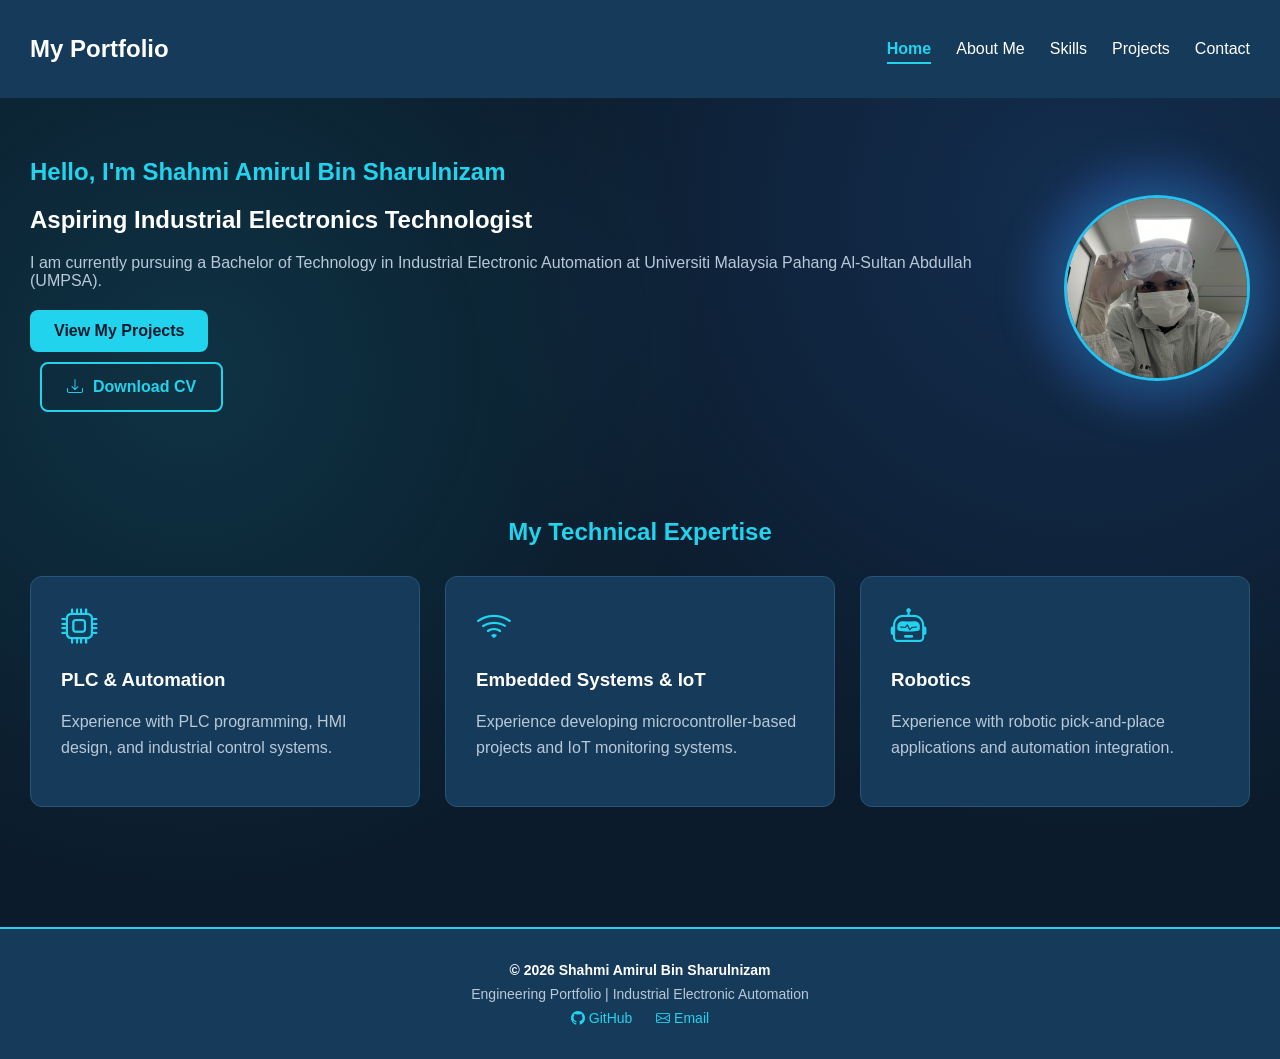
<file: index.html>
<!DOCTYPE html>
<html lang="en">

<head>
    <meta charset="UTF-8">
    <meta name="viewport" content="width=device-width, initial-scale=1.0">
    <title>My Engineering Portfolio</title>
    <link rel="stylesheet" href="css/style.css">
    <link rel="stylesheet" href="https://cdn.jsdelivr.net/npm/bootstrap-icons@1.11.3/font/bootstrap-icons.min.css">
</head>

<body>



    <header>
        <nav>
            <h2>My Portfolio</h2>


            <button class="menu-toggle" type="button" aria-label="Toggle navigation menu" aria-expanded="false">
                <span></span>
                <span></span>
                <span></span>
            </button>


            <ul id="nav-links">
                <li><a href="index.html" class="active-page" aria-current="page">Home</a></li>
                <li><a href="about.html">About Me</a></li>
                <li><a href="skills.html">Skills</a></li>
                <li><a href="projects.html">Projects</a></li>
                <li><a href="contact.html">Contact</a></li>
            </ul>
        </nav>
    </header>

    <main>
        <section class="hero">

            <div class="hero-text">
                <h1>Hello, I'm Shahmi Amirul Bin Sharulnizam</h1>

                <h2>Aspiring Industrial Electronics Technologist</h2>

                <p>
                    I am currently pursuing a Bachelor of Technology
                    in Industrial Electronic Automation at Universiti
                    Malaysia Pahang Al-Sultan Abdullah (UMPSA).

                    <a href="projects.html" class="btn-primary">
                        View My Projects
                    </a>
                    <a href="documents/Shahmi_Amirul_Resume.pdf" class="resume-btn" download="Shahmi_Amirul_Resume.pdf">
                        <i class="bi bi-download"></i>
                        Download CV
                    </a>
                </p>
            </div>

            <div class="profile-photo">
                <img src="images/profile.jpg" alt="Shahmi Amirul wearing cleanroom protective equipment">
            </div>

        </section>

        <section class="skills-preview">

            <h2>My Technical Expertise</h2>

            <div class="skills-container">

                <article class="skill-card">
                    <i class="bi bi-cpu" aria-hidden="true"></i>
                    <h3>PLC & Automation</h3>
                    <p>
                        Experience with PLC programming,
                        HMI design, and industrial control systems.
                    </p>
                </article>

                <article class="skill-card">
                    <i class="bi bi-wifi" aria-hidden="true"></i>
                    <h3>Embedded Systems & IoT</h3>
                    <p>
                        Experience developing microcontroller-based
                        projects and IoT monitoring systems.
                    </p>
                </article>

                <article class="skill-card">
                    <i class="bi bi-robot" aria-hidden="true"></i>
                    <h3>Robotics</h3>
                    <p>
                        Experience with robotic pick-and-place
                        applications and automation integration.
                    </p>
                </article>

            </div>

        </section>

    </main>

    <footer class="footer">
        <p>&copy; <span id="year"></span> Shahmi Amirul Bin Sharulnizam</p>
        <p>
            Engineering Portfolio |
            Industrial Electronic Automation
        </p>
        <p class="footer-links">
            <a href="https://github.com/Shmi-umpsa" target="_blank" rel="noopener noreferrer">
                <i class="bi bi-github" aria-hidden="true"></i> GitHub
            </a>
            <a href="mailto:VC24021@adab.umpsa.edu.my">
                <i class="bi bi-envelope" aria-hidden="true"></i> Email
            </a>
        </p>
    </footer>


    <script src="js/script.js"></script>
</body>

</html>
</file>
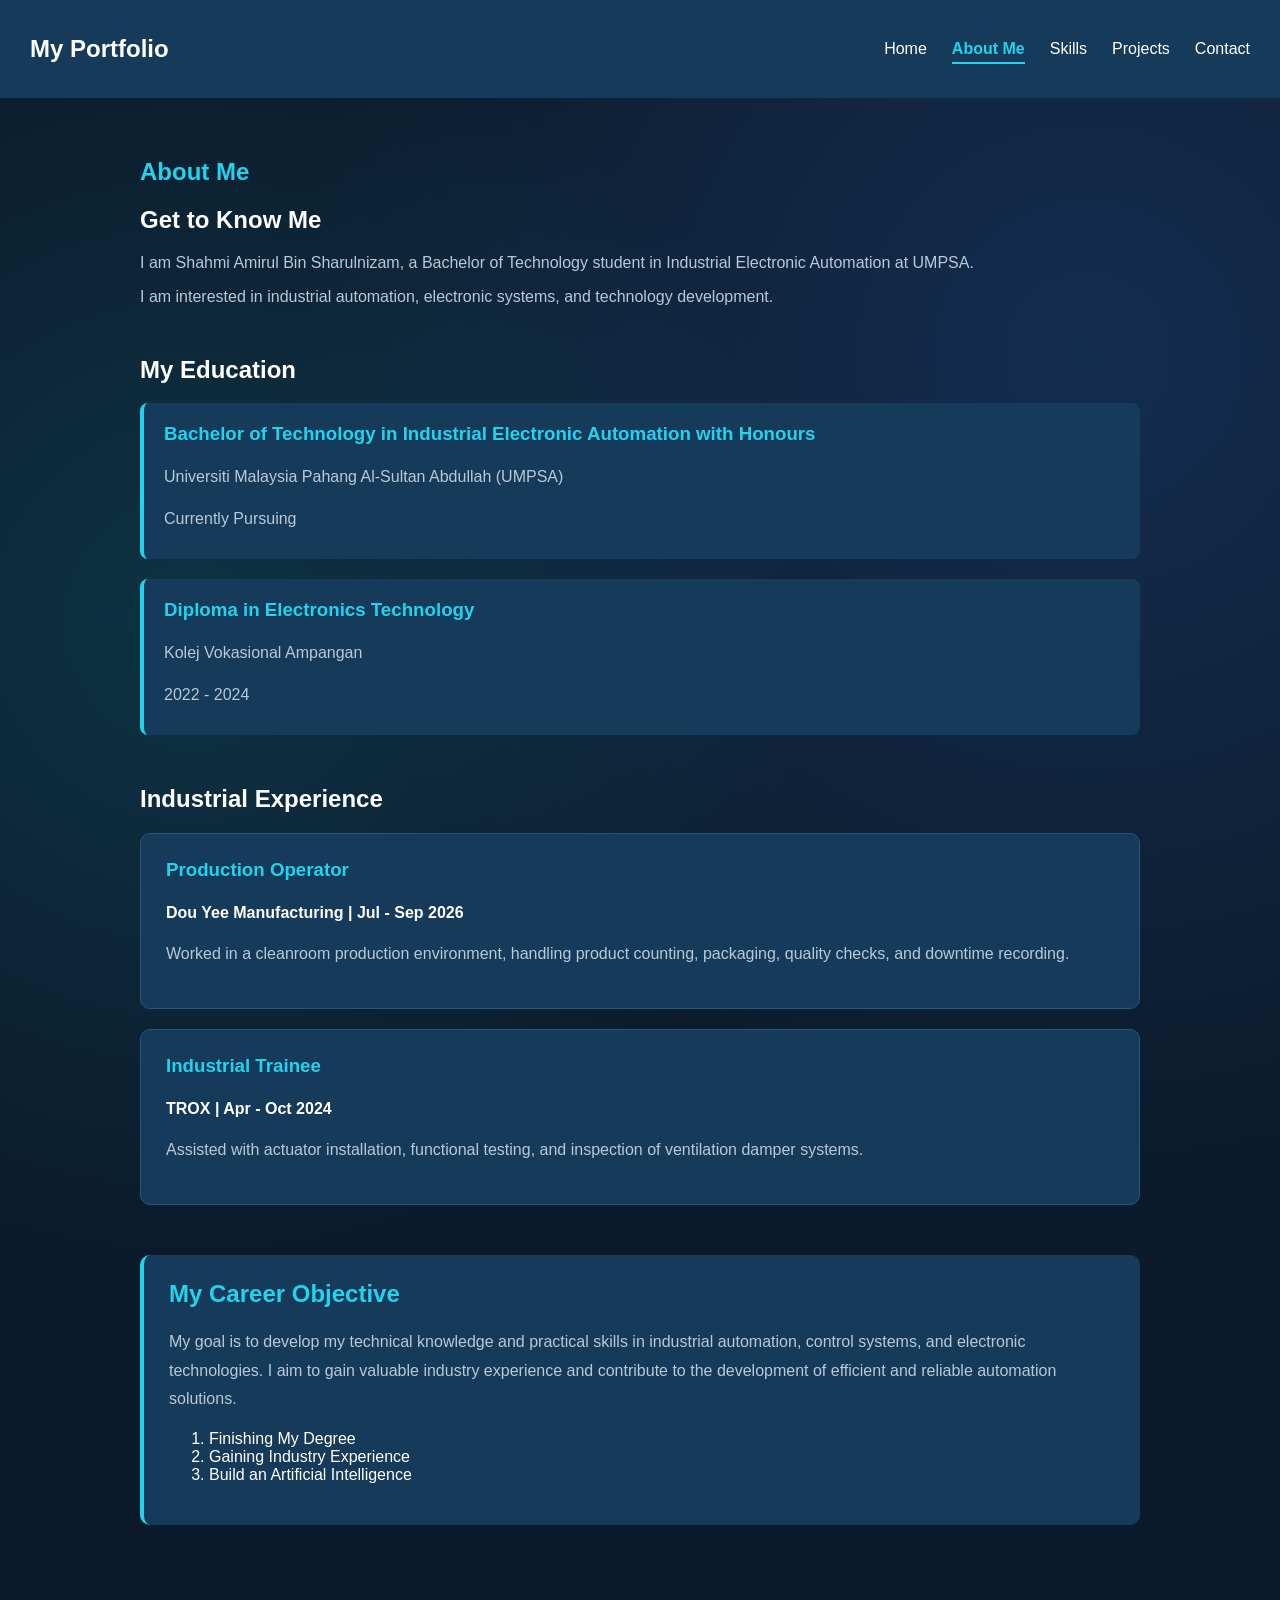
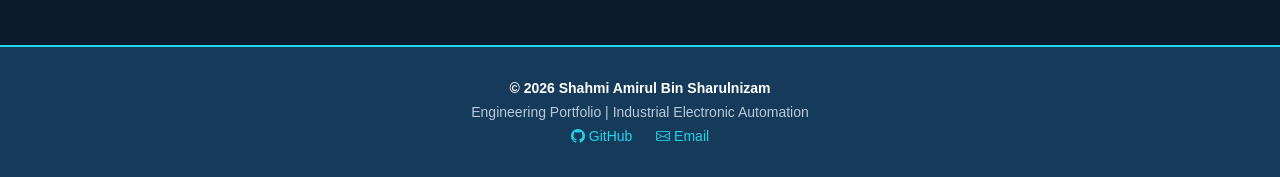
<file: about.html>
<!DOCTYPE html>
<html lang="en">

<head>
    <meta charset="UTF-8">
    <meta name="viewport" content="width=device-width, initial-scale=1.0">
    <title>About Me | Shahmi Amirul</title>
    <link rel="stylesheet" href="css/style.css">
    <link rel="stylesheet" href="https://cdn.jsdelivr.net/npm/bootstrap-icons@1.11.3/font/bootstrap-icons.min.css">
</head>

<body>



    <header>
        <nav>
            <h2>My Portfolio</h2>


            <button class="menu-toggle" type="button" aria-label="Toggle navigation menu" aria-expanded="false">
                <span></span>
                <span></span>
                <span></span>
            </button>


            <ul id="nav-links">

                <li><a href="index.html">Home</a></li>
                <li><a href="about.html" class="active-page" aria-current="page">About Me</a></li>
                <li><a href="skills.html">Skills</a></li>
                <li><a href="projects.html">Projects</a></li>
                <li><a href="contact.html">Contact</a></li>
            </ul>
        </nav>
    </header>


    <main>
        <section class="about-section">
            <h1>About Me</h1>

            <h2>Get to Know Me</h2>

            <p>
                I am Shahmi Amirul Bin Sharulnizam,
                a Bachelor of Technology student in
                Industrial Electronic Automation at UMPSA.
            </p>

            <p>
                I am interested in industrial automation,
                electronic systems, and technology development.
            </p>

            <div class="education-section">
                <h2>My Education</h2>

                <article class="education-card">
                    <h3>Bachelor of Technology in Industrial Electronic Automation with Honours</h3>
                    <p>Universiti Malaysia Pahang Al-Sultan Abdullah (UMPSA)</p>
                    <p>Currently Pursuing</p>
                </article>

                <article class="education-card">
                    <h3>Diploma in Electronics Technology</h3>
                    <p>Kolej Vokasional Ampangan</p>
                    <p>2022 - 2024</p>
                </article>
            </div>


            <div class="experience-section">
                <h2>Industrial Experience</h2>

                <article class="experience-card">
                    <h3>Production Operator</h3>
                    <p class="experience-company">
                        Dou Yee Manufacturing | Jul - Sep 2026
                    </p>
                    <p>
                        Worked in a cleanroom production environment,
                        handling product counting, packaging,
                        quality checks, and downtime recording.
                    </p>
                </article>

                <article class="experience-card">
                    <h3>Industrial Trainee</h3>
                    <p class="experience-company">
                        TROX | Apr - Oct 2024
                    </p>
                    <p>
                        Assisted with actuator installation,
                        functional testing, and inspection of
                        ventilation damper systems.
                    </p>
                </article>
            </div>

            <section class="career-section">
                <h2>My Career Objective</h2>

                <p>
                    My goal is to develop my technical knowledge
                    and practical skills in industrial automation,
                    control systems, and electronic technologies.
                    I aim to gain valuable industry experience
                    and contribute to the development of
                    efficient and reliable automation solutions.
                </p>
                <ol>
                    <li>Finishing My Degree</li>
                    <li>Gaining Industry Experience</li>
                    <li>Build an Artificial Intelligence</li>
                </ol>
            </section>


        </section>
    </main>


    <footer class="footer">
        <p>&copy; <span id="year"></span> Shahmi Amirul Bin Sharulnizam</p>
        <p>
            Engineering Portfolio |
            Industrial Electronic Automation
        </p>
        <p class="footer-links">
            <a href="https://github.com/Shmi-umpsa" target="_blank" rel="noopener noreferrer">
                <i class="bi bi-github" aria-hidden="true"></i> GitHub
            </a>
            <a href="mailto:VC24021@adab.umpsa.edu.my">
                <i class="bi bi-envelope" aria-hidden="true"></i> Email
            </a>
        </p>
    </footer>


    <script src="js/script.js"></script>
</body>

</html>
</file>
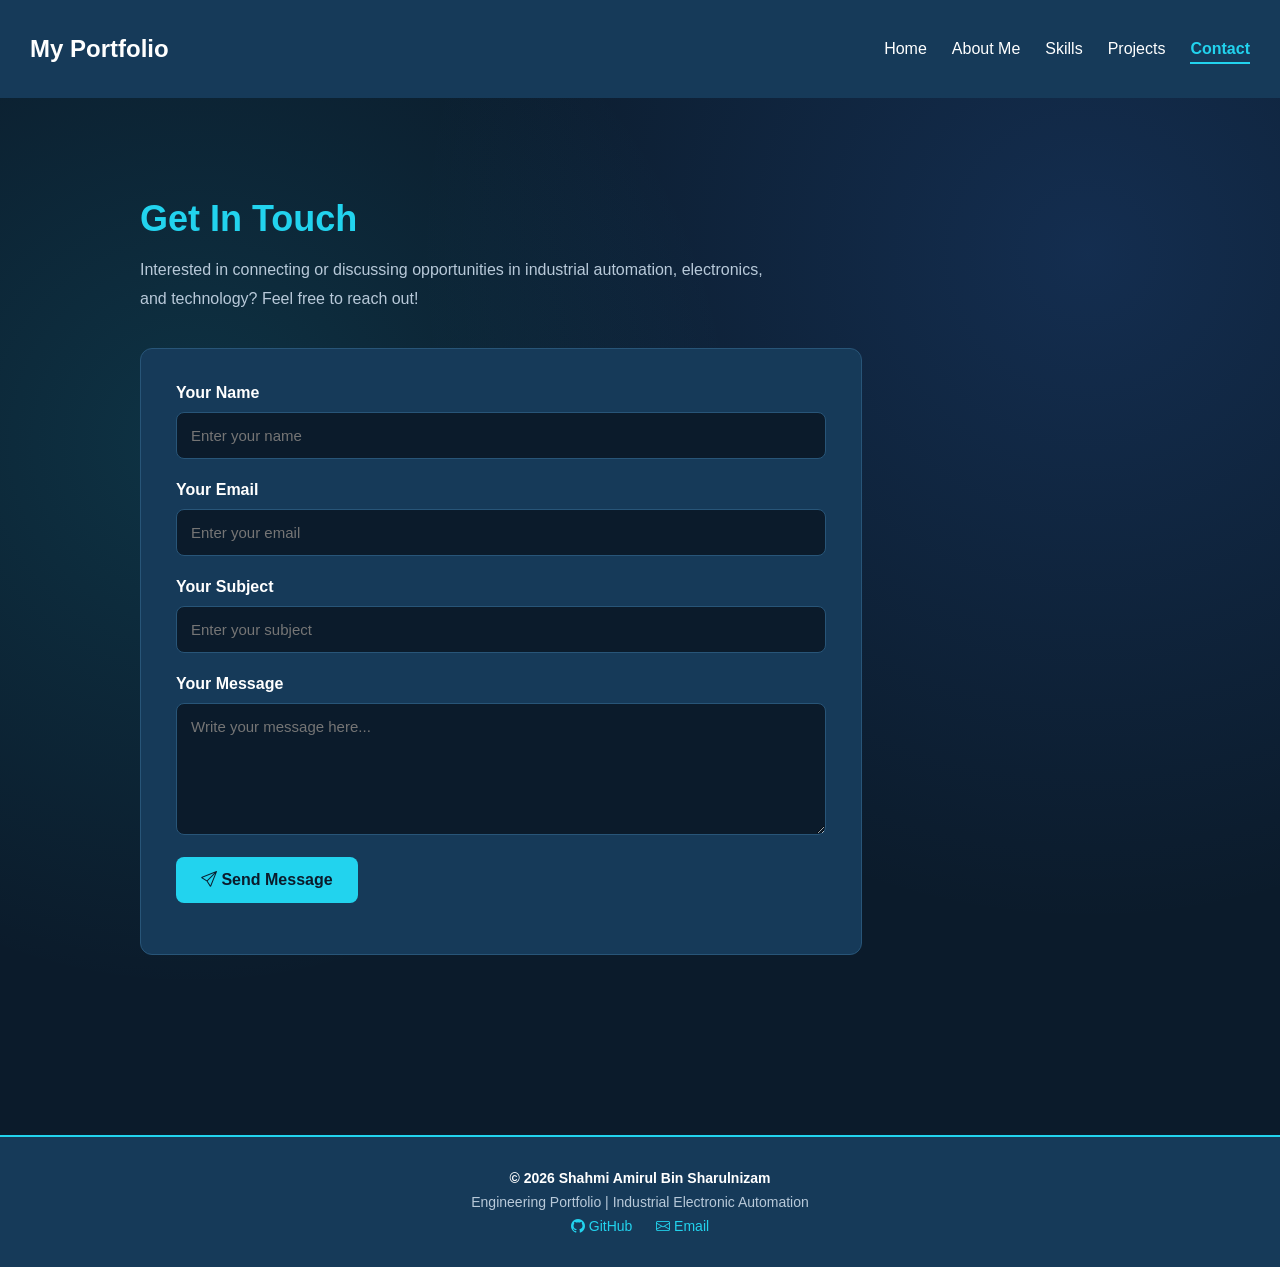
<file: contact.html>
<!DOCTYPE html>
<html lang="en">

<head>
    <meta charset="UTF-8">
    <meta name="viewport" content="width=device-width, initial-scale=1.0">

    <title>Contact | Shahmi Amirul</title>

    <link rel="stylesheet" href="css/style.css">

    <link rel="stylesheet" href="https://cdn.jsdelivr.net/npm/bootstrap-icons@1.11.3/font/bootstrap-icons.min.css">
</head>

<body>


    <header>
        <nav>
            <h2>My Portfolio</h2>

            <button class="menu-toggle" type="button" aria-label="Toggle navigation menu" aria-expanded="false">
                <span></span>
                <span></span>
                <span></span>
            </button>

            <ul id="nav-links">
                <li><a href="index.html">Home</a></li>
                <li><a href="about.html">About Me</a></li>
                <li><a href="skills.html">Skills</a></li>
                <li><a href="projects.html">Projects</a></li>
                <li><a href="contact.html" class="active-page" aria-current="page">Contact</a></li>
            </ul>
        </nav>
    </header>


    <main>
        <section class="contact-section">
            <h1>Get In Touch</h1>

            <p>
                Interested in connecting or discussing
                opportunities in industrial automation,
                electronics, and technology?
                Feel free to reach out!
            </p>

            <form id="contact-form" class="contact-form">

                <div class="form-group">
                    <label for="name">Your Name</label>
                    <input type="text" id="name" name="name" placeholder="Enter your name" required>
                </div>

                <div class="form-group">
                    <label for="email">Your Email</label>
                    <input type="email" id="email" name="email" placeholder="Enter your email" required>
                </div>

                <div class="form-group">
                    <label for="subject">Your Subject</label>
                    <input type="text" id="subject" name="subject" placeholder="Enter your subject" required>
                </div>

                <div class="form-group">
                    <label for="message">Your Message</label>
                    <textarea id="message" name="message" rows="6" placeholder="Write your message here..."
                        required></textarea>
                </div>

                <button type="submit" class="contact-btn">
                    <i class="bi bi-send"></i>
                    Send Message
                </button>

                <p id="form-status" role="status" aria-live="polite"></p>

            </form>

        </section>
    </main>

    <footer class="footer">
        <p>&copy; <span id="year"></span> Shahmi Amirul Bin Sharulnizam</p>
        <p>
            Engineering Portfolio |
            Industrial Electronic Automation
        </p>
        <p class="footer-links">
            <a href="https://github.com/Shmi-umpsa" target="_blank" rel="noopener noreferrer">
                <i class="bi bi-github" aria-hidden="true"></i> GitHub
            </a>
            <a href="mailto:VC24021@adab.umpsa.edu.my">
                <i class="bi bi-envelope" aria-hidden="true"></i> Email
            </a>
        </p>
    </footer>

    <script src="js/script.js"></script>

</body>

</html>
</file>
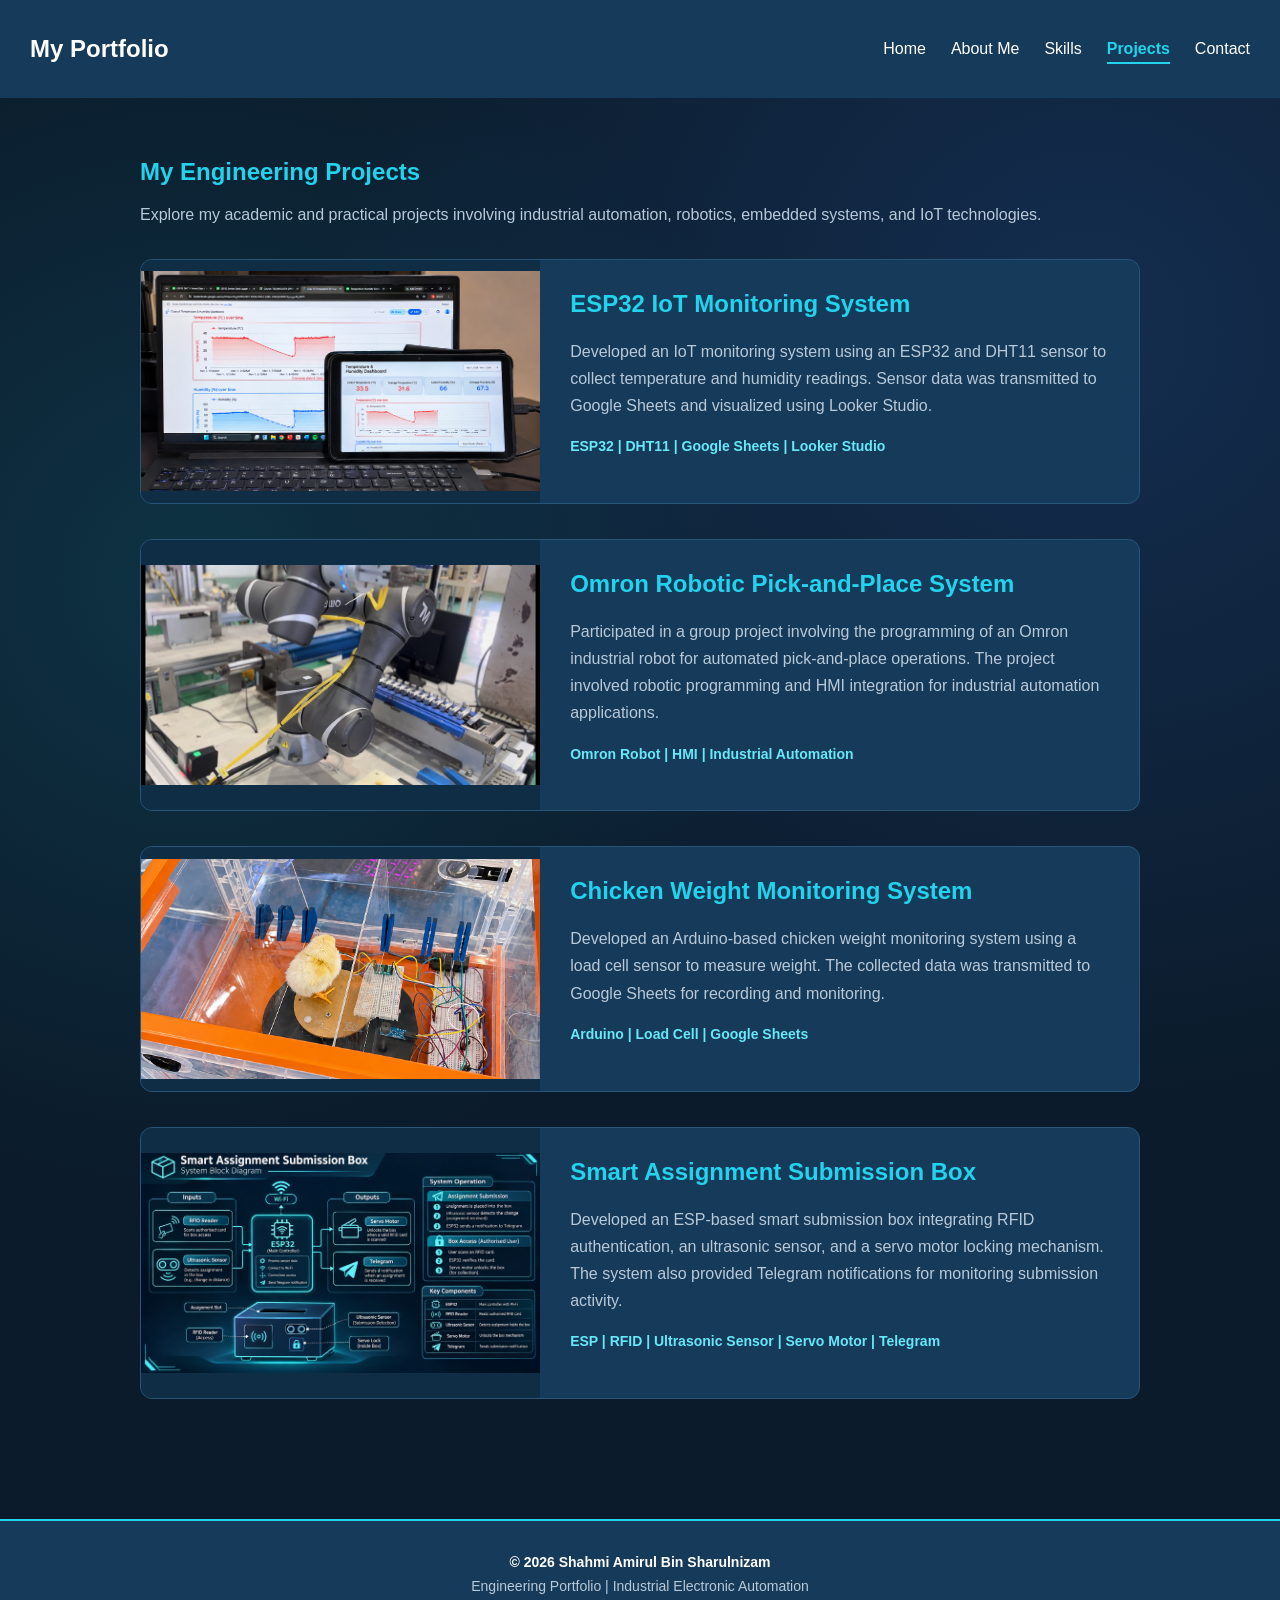
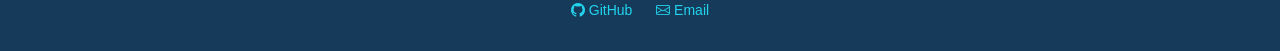
<file: projects.html>
<!DOCTYPE html>
<html lang="en">
<head>
    <meta charset="UTF-8">
    <meta name="viewport" content="width=device-width, initial-scale=1.0">
    <title>My Projects | Shahmi Amirul</title>
    <link rel="stylesheet" href="css/style.css">
    <link rel="stylesheet" href="https://cdn.jsdelivr.net/npm/bootstrap-icons@1.11.3/font/bootstrap-icons.min.css">
</head>
<body>

    

<header>
    <nav>
        <h2>My Portfolio</h2>

        
        <button class="menu-toggle"
                type="button"
                aria-label="Toggle navigation menu"
                aria-expanded="false">
            <span></span>
            <span></span>
            <span></span>
        </button>

        <ul id="nav-links">
            <li><a href="index.html">Home</a></li>
            <li><a href="about.html">About Me</a></li>
            <li><a href="skills.html">Skills</a></li>
            <li><a href="projects.html" class="active-page" aria-current="page">Projects</a></li>
            <li><a href="contact.html">Contact</a></li>
        </ul>

    </nav>
</header>
    

<main>
    <section class="projects-section">
        <h1>My Engineering Projects</h1>

        <p>
            Explore my academic and practical projects
            involving industrial automation, robotics,
            embedded systems, and IoT technologies.
        </p>
        <article class="project-card">
            
            <div class="project-image">
                <a href="images/esp32-monitoring.png"
                target="_blank"
                rel="noopener noreferrer">
                    <img src="images/esp32-monitoring.png"
                        alt="ESP32 temperature and humidity monitoring dashboards displayed on a laptop and tablet">
                </a>
            </div>

            <div class="project-info">
                <h2>ESP32 IoT Monitoring System</h2>

                <p>
                    Developed an IoT monitoring system using
                    an ESP32 and DHT11 sensor to collect
                    temperature and humidity readings.
                    Sensor data was transmitted to Google
                    Sheets and visualized using Looker Studio.
                </p>

                <p class="project-tech">
                    ESP32 | DHT11 | Google Sheets | Looker Studio
                </p>
            </div>
        </article>

        <article class="project-card"> 
            <div class="project-image">
                <a href="images/omron-robot.jpg"
                target="_blank"
                rel="noopener noreferrer">
                    <img src="images/omron-robot.jpg"
                        alt="Industrial robotic arm and automation equipment used in the Omron pick-and-place project">
                </a>
            </div>
            
            <div class="project-info">
                <h2>Omron Robotic Pick-and-Place System</h2>

                <p>
                    Participated in a group project involving
                    the programming of an Omron industrial
                    robot for automated pick-and-place
                    operations. The project involved
                    robotic programming and HMI integration
                    for industrial automation applications.
                </p>

                <p class="project-tech">
                    Omron Robot | HMI | Industrial Automation
                </p>
            </div>
        </article>
            <article class="project-card">
            <div class="project-image">
                <a href="images/chicken-weight-system.png"
                target="_blank"
                rel="noopener noreferrer">
                    <img src="images/chicken-weight-system.png"
                        alt="Arduino chicken weight monitoring prototype with load cell and electronic components">
                </a>
            </div>

                <div class="project-info">
                    <h2>Chicken Weight Monitoring System</h2>

                    <p>
                        Developed an Arduino-based chicken
                        weight monitoring system using a
                        load cell sensor to measure weight.
                        The collected data was transmitted
                        to Google Sheets for recording
                        and monitoring.
                    </p>

                    <p class="project-tech">
                        Arduino | Load Cell | Google Sheets
                    </p>
                </div>
            </article>
            <article class="project-card">
                <div class="project-image">
                <a href="images/smart-submission-box.png"
                target="_blank"
                rel="noopener noreferrer"
                aria-label="View full-size Smart Submission Box diagram">

                    <img
                        src="images/smart-submission-box.png"
                        alt="Smart Assignment Submission Box system block diagram"
                        class="project-diagram"
                    >

                </a>
                </div>
                <div class="project-info">
                    <h2>Smart Assignment Submission Box</h2>

                    <p>
                        Developed an ESP-based smart submission
                        box integrating RFID authentication,
                        an ultrasonic sensor, and a servo
                        motor locking mechanism.
                        The system also provided Telegram
                        notifications for monitoring
                        submission activity.
                    </p>

                    <p class="project-tech">
                        ESP | RFID | Ultrasonic Sensor |
                        Servo Motor | Telegram
                    </p>
                </div>
            </article>

    </section>
</main>




<footer class="footer">
        <p>&copy; <span id="year"></span> Shahmi Amirul Bin Sharulnizam</p>
        <p>
            Engineering Portfolio |
            Industrial Electronic Automation
        </p>
        <p class="footer-links">
            <a href="https://github.com/Shmi-umpsa" target="_blank" rel="noopener noreferrer">
                <i class="bi bi-github" aria-hidden="true"></i> GitHub
            </a>
            <a href="mailto:VC24021@adab.umpsa.edu.my">
                <i class="bi bi-envelope" aria-hidden="true"></i> Email
            </a>
        </p>
    </footer>

    
<script src="js/script.js"></script>
</body>
</html>
</file>
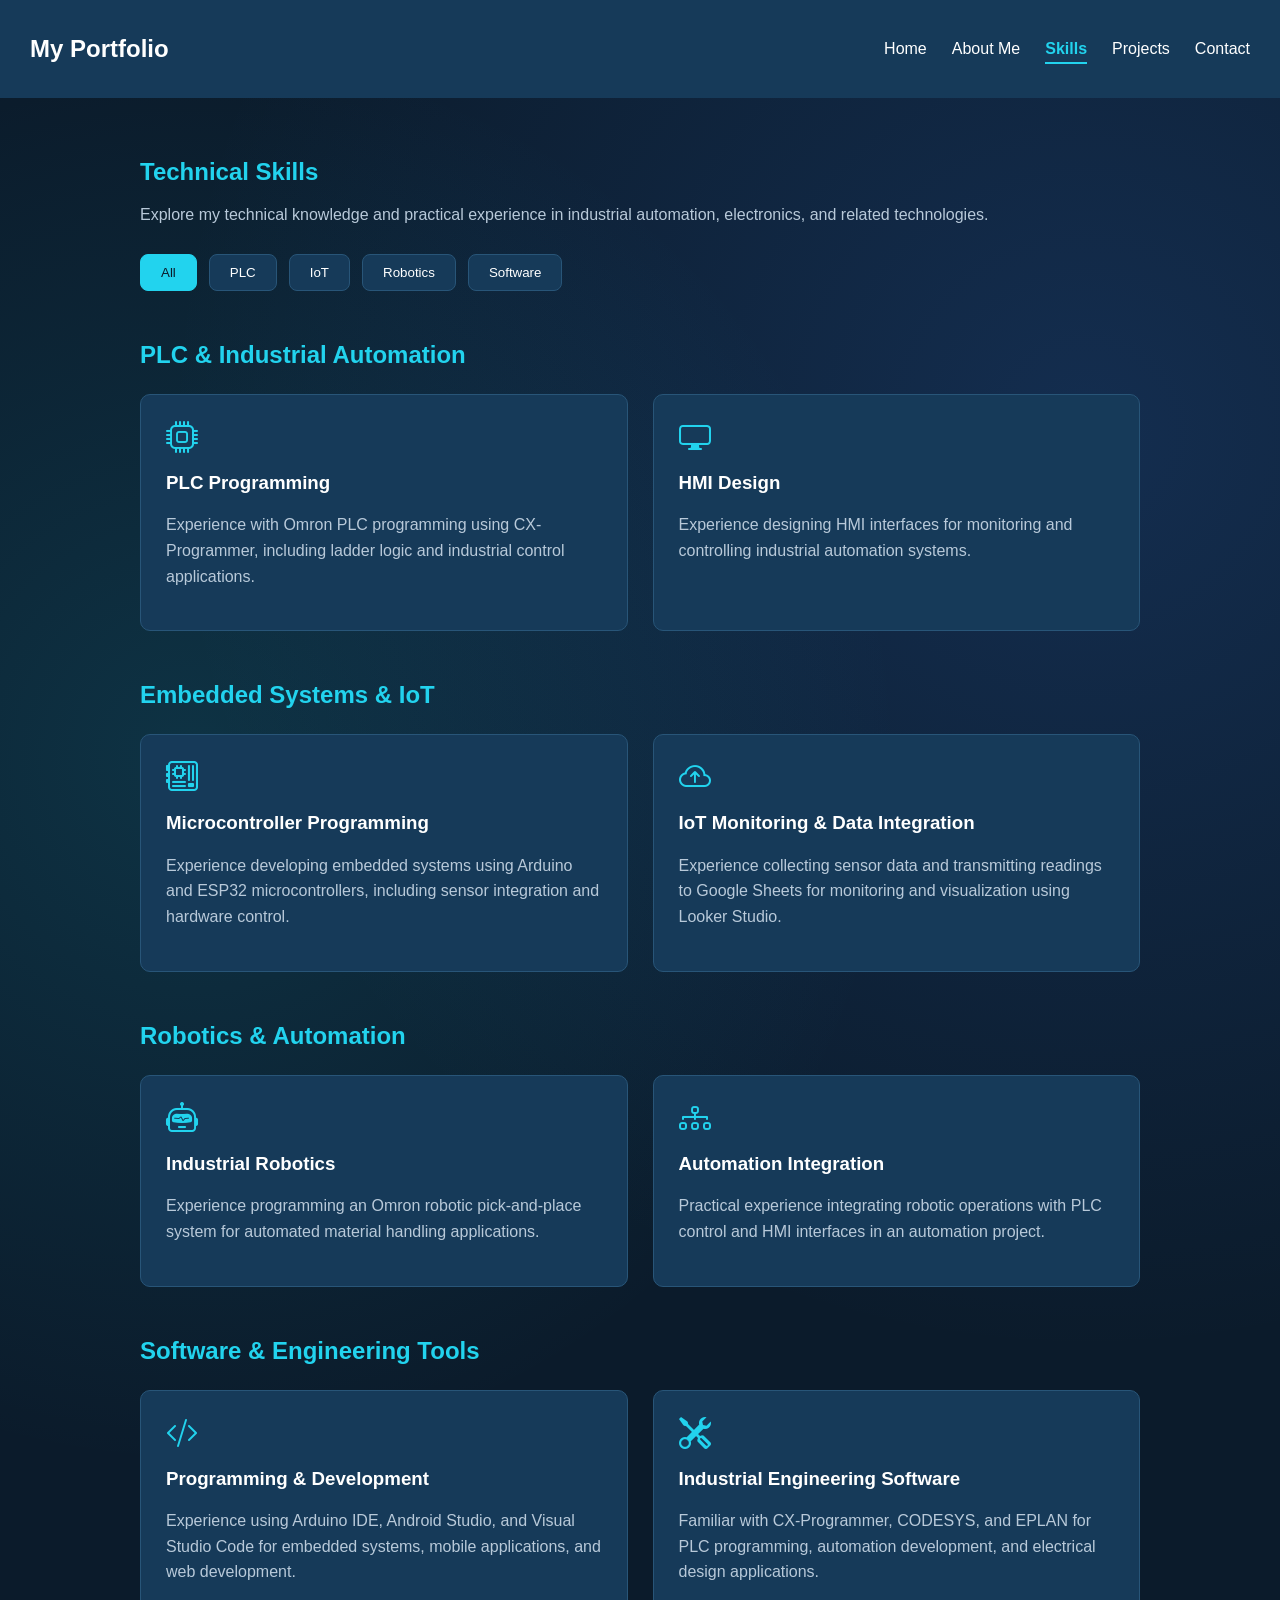
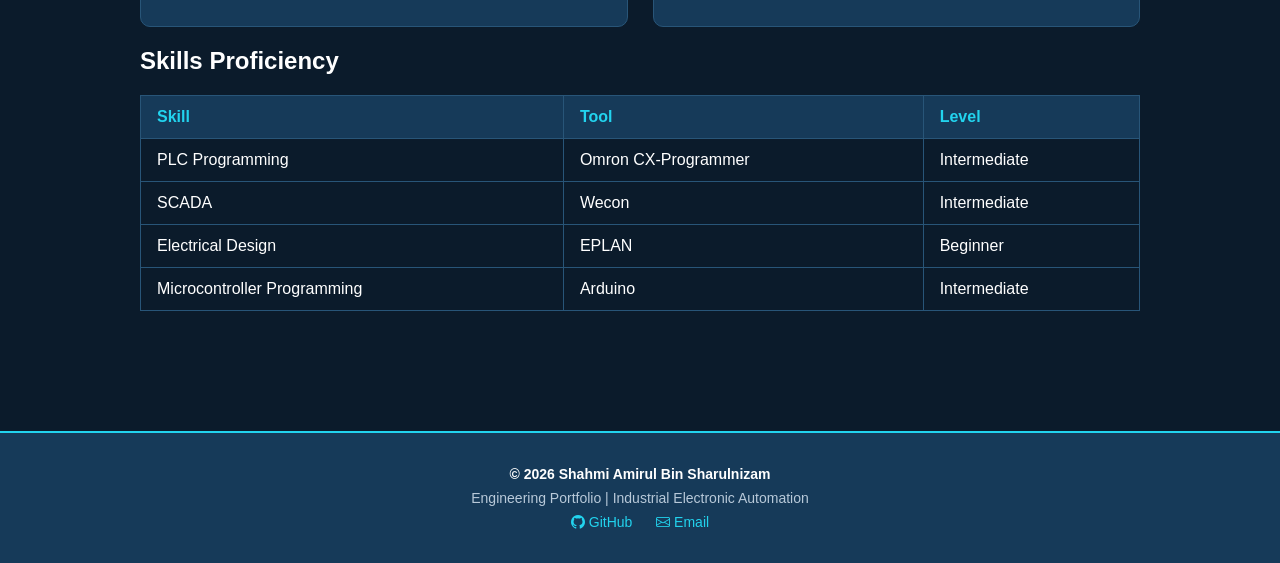
<file: skills.html>
<!DOCTYPE html>
<html lang="en">

<head>
    <meta charset="UTF-8">
    <meta name="viewport" content="width=device-width, initial-scale=1.0">
    <title>Technical Skills | Shahmi Amirul</title>
    <link rel="stylesheet" href="css/style.css">
    <link rel="stylesheet" href="https://cdn.jsdelivr.net/npm/bootstrap-icons@1.11.3/font/bootstrap-icons.min.css">
</head>

<body>



    <header>
        <nav>
            <h2>My Portfolio</h2>


            <button class="menu-toggle" type="button" aria-label="Toggle navigation menu" aria-expanded="false">
                <span></span>
                <span></span>
                <span></span>
            </button>



            <ul id="nav-links">
                <li><a href="index.html">Home</a></li>
                <li><a href="about.html">About Me</a></li>
                <li><a href="skills.html" class="active-page" aria-current="page">Skills</a></li>
                <li><a href="projects.html">Projects</a></li>
                <li><a href="contact.html">Contact</a></li>
            </ul>

        </nav>
    </header>

    <main>
        <section class="technical-skills">
            <h1>Technical Skills</h1>

            <p>
                Explore my technical knowledge and
                practical experience in industrial
                automation, electronics, and
                related technologies.
            </p>

            <div class="skill-filters">
                <button class="filter-btn active" data-filter="all">
                    All
                </button>

                <button class="filter-btn" data-filter="plc">
                    PLC
                </button>

                <button class="filter-btn" data-filter="iot">
                    IoT
                </button>

                <button class="filter-btn" data-filter="robotics">
                    Robotics
                </button>

                <button class="filter-btn" data-filter="software">
                    Software
                </button>
            </div>

            <div class="skill-category" data-category="plc">
                <h2>PLC & Industrial Automation</h2>

                <div class="technical-grid">

                    <div class="technical-card">
                        <i class="bi bi-cpu" aria-hidden="true"></i>
                        <h3>PLC Programming</h3>
                        <p>
                            Experience with Omron PLC programming
                            using CX-Programmer, including ladder
                            logic and industrial control applications.
                        </p>
                    </div>

                    <div class="technical-card">
                        <i class="bi bi-display" aria-hidden="true"></i>
                        <h3>HMI Design</h3>
                        <p>
                            Experience designing HMI interfaces
                            for monitoring and controlling
                            industrial automation systems.
                        </p>
                    </div>

                </div>
            </div>


            <div class="skill-category" data-category="iot">
                <h2>Embedded Systems & IoT</h2>

                <div class="technical-grid">

                    <div class="technical-card">
                        <i class="bi bi-motherboard" aria-hidden="true"></i>

                        <h3>Microcontroller Programming</h3>

                        <p>
                            Experience developing embedded systems
                            using Arduino and ESP32 microcontrollers,
                            including sensor integration and
                            hardware control.
                        </p>
                    </div>

                    <div class="technical-card">
                        <i class="bi bi-cloud-arrow-up" aria-hidden="true"></i>

                        <h3>IoT Monitoring & Data Integration</h3>

                        <p>
                            Experience collecting sensor data
                            and transmitting readings to
                            Google Sheets for monitoring
                            and visualization using Looker Studio.
                        </p>
                    </div>

                </div>
            </div>

            <div class="skill-category" data-category="robotics">

                <h2>Robotics & Automation</h2>

                <div class="technical-grid">

                    <div class="technical-card">
                        <i class="bi bi-robot" aria-hidden="true"></i>

                        <h3>Industrial Robotics</h3>

                        <p>
                            Experience programming an Omron
                            robotic pick-and-place system
                            for automated material handling
                            applications.
                        </p>
                    </div>

                    <div class="technical-card">
                        <i class="bi bi-diagram-3" aria-hidden="true"></i>

                        <h3>Automation Integration</h3>

                        <p>
                            Practical experience integrating
                            robotic operations with PLC
                            control and HMI interfaces
                            in an automation project.
                        </p>
                    </div>

                </div>
            </div>

            <div class="skill-category" data-category="software">
                <h2>Software & Engineering Tools</h2>
                <div class="technical-grid">
                    <div class="technical-card">
                        <i class="bi bi-code-slash" aria-hidden="true"></i>

                        <h3>Programming & Development</h3>

                        <p>
                            Experience using Arduino IDE,
                            Android Studio, and Visual Studio
                            Code for embedded systems,
                            mobile applications, and
                            web development.
                        </p>
                    </div>

                    <div class="technical-card">
                        <i class="bi bi-tools" aria-hidden="true"></i>

                        <h3>Industrial Engineering Software</h3>

                        <p>
                            Familiar with CX-Programmer,
                            CODESYS, and EPLAN for PLC
                            programming, automation
                            development, and electrical
                            design applications.
                        </p>
                    </div>

                </div>
            </div>

            <h2>Skills Proficiency</h2>

            <div class="table-wrapper">
                <table>
                    <thead>
                        <tr>
                            <th scope="col">Skill</th>
                            <th scope="col">Tool</th>
                            <th scope="col">Level</th>
                        </tr>
                    </thead>
                    <tbody>
                        <tr>
                            <td>PLC Programming</td>
                            <td>Omron CX-Programmer</td>
                            <td>Intermediate</td>
                        </tr>
                        <tr>
                            <td>SCADA</td>
                            <td>Wecon</td>
                            <td>Intermediate</td>
                        </tr>
                        <tr>
                            <td>Electrical Design</td>
                            <td>EPLAN</td>
                            <td>Beginner</td>
                        </tr>
                        <tr>
                            <td>Microcontroller Programming</td>
                            <td>Arduino</td>
                            <td>Intermediate</td>
                        </tr>
                    </tbody>
                </table>
            </div>
        </section>
    </main>



    <footer class="footer">
        <p>&copy; <span id="year"></span> Shahmi Amirul Bin Sharulnizam</p>
        <p>
            Engineering Portfolio |
            Industrial Electronic Automation
        </p>
        <p class="footer-links">
            <a href="https://github.com/Shmi-umpsa" target="_blank" rel="noopener noreferrer">
                <i class="bi bi-github" aria-hidden="true"></i> GitHub
            </a>
            <a href="mailto:VC24021@adab.umpsa.edu.my">
                <i class="bi bi-envelope" aria-hidden="true"></i> Email
            </a>
        </p>
    </footer>


    <script src="js/script.js"></script>
</body>

</html>
</file>
<file: css/style.css>
body {   
    background:
        radial-gradient(
            circle at 15% 35%,
            rgba(34, 211, 238, 0.13),
            transparent 40%
        ),
        radial-gradient(
            circle at 85% 20%,
            rgba(59, 130, 246, 0.18),
            transparent 45%
        ),
        #0B1B2B;

    color: white;
    font-family: Arial, sans-serif;
    margin: 0;
    min-height: 100vh;
    display: flex;
    flex-direction: column;

}

h1 {
    color: #22D3EE;
}

p {
    color: #B8C9D9;
}

nav {
    display: flex;
    justify-content: space-between;
    align-items: center;
    padding: 15px 30px;
    background-color: #163A59;
}

nav ul {
    display: flex;
    list-style: none;
    gap: 25px;
    padding: 0;
    margin: 0;
}

nav a {
    color: white;
    text-decoration: none;
}

nav a:hover {
    color: #22D3EE;
}

main {
    padding: 40px 30px;
}

.profile-photo {
    width: 180px;
    height: 180px;
    background-color: #163A59;
    border: 3px solid #22D3EE;
    border-radius: 50%;

    display: flex;
    justify-content: center;
    align-items: center;
}

.profile-photo span {
    font-size: 48px;
    font-weight: bold;
    color: #22D3EE;
}

.hero {
    display: flex;
    justify-content: space-between;
    align-items: center;
    gap: 40px;
}

.hero-text {
    flex: 1;
    min-width: 0;
}

.profile-photo {
    flex-shrink: 0;
}

@media (max-width: 768px) {
    .hero {
        flex-direction: column-reverse;
        text-align: center;
    }

    .profile-photo {
        width: 140px;
        height: 140px;
    }
}

.menu-toggle {
    display: none;
    background: none;
    border: none;
    color: white;
    font-size: 28px;
    cursor: pointer;
}

@media (max-width: 768px) {
    .menu-toggle {
        display: block;
    }

    nav ul {
        display: none;
    }
}

@media (max-width: 768px) {
    nav {
        flex-wrap: wrap;
    }

    nav ul.active {
        display: flex;
        flex-direction: column;
        width: 100%;
        gap: 15px;
        padding: 20px 0;
    }
}

.btn-primary {
    display: table;
    background-color: #22D3EE;
    color: #0B1B2B;
    padding: 12px 24px;
    border-radius: 8px;
    text-decoration: none;
    font-weight: bold;
    margin-top: 20px;
    transition: background-color 0.3s, transform 0.3s;
}

.btn-primary:hover {
    background-color: #67E8F9;
    transform: translateY(-3px);
}

@media (max-width: 768px) {
    .btn-primary {
        margin-left: auto;
        margin-right: auto;
    }
}

.menu-toggle {
    flex-direction: column;
    justify-content: center;
    align-items: center;
    gap: 6px;
    width: 40px;
    height: 40px;
}

@media (max-width: 768px) {
    .menu-toggle {
        display: flex;
    }
}

.menu-toggle span {
    display: block;
    width: 26px;
    height: 3px;
    background-color: white;
    border-radius: 3px;
    transition: transform 0.3s ease, opacity 0.3s ease;
}

.menu-toggle.active span:nth-child(1) {
    transform: translateY(9px) rotate(45deg);
}

.menu-toggle.active span:nth-child(2) {
    opacity: 0;
}

.menu-toggle.active span:nth-child(3) {
    transform: translateY(-9px) rotate(-45deg);
}

.skills-preview {
    margin-top: 80px;
}

.skills-preview h2 {
    text-align: center;
    color: #22D3EE;
    margin-bottom: 30px;
}

.skills-container {
    display: grid;
    grid-template-columns: repeat(3, 1fr);
    gap: 25px;
}

.skill-card {
    background-color: #163A59;
    padding: 30px;
    border-radius: 12px;
    border: 1px solid #285578;
    transition: transform 0.3s ease, 
                border-color 0.3s ease;
}

.skill-card h3 {
    color: white;
    margin-top: 0;
}

.skill-card p {
    line-height: 1.6;
}

.skill-card:hover {
    transform: translateY(-8px);
    border-color: #22D3EE;
}

@media (max-width: 768px) {
    .skills-container {
        grid-template-columns: 1fr;
    }

    .skills-preview {
        margin-top: 60px;
    }

    .skill-card {
        padding: 25px;
    }
}

.skill-card i {
    display: block;
    width: fit-content;
    font-size: 36px;
    color: #22D3EE;
    margin-bottom: 20px;
    transform-origin: center;
    transition: transform 0.3s ease;
}


.skill-card:hover i {
    transform: scale(1.15);
}

.footer {
    background-color: #163A59;
    text-align: center;
    padding: 25px 20px;
    margin-top: 80px;
    border-top: 2px solid #22D3EE;
}

.footer p {
    color: #B8C9D9;
    margin: 8px 0;
    font-size: 14px;
}

.footer p:first-child {
    color: white;
    font-weight: bold;
}

main {
    flex: 1;
}
.education-section {
    margin-top: 50px;
}

.education-card {
    background-color: #163A59;
    border-left: 4px solid #22D3EE;
    padding: 20px;
    border-radius: 8px;
    margin-bottom: 20px;
}

.education-card h3 {
    color: #22D3EE;
    margin-top: 0;
}

.education-card p {
    margin-bottom: 8px;
    line-height: 1.6;
}

.about-section {
    max-width: 1000px;
    margin: 0 auto;
}

.experience-section {
    margin-top: 50px;
}

.experience-card {
    background-color: #163A59;
    padding: 25px;
    border-radius: 10px;
    margin-bottom: 20px;
    border: 1px solid #285578;
    transition: transform 0.3s ease, border-color 0.3s ease;
}

.experience-card h3 {
    color: #22D3EE;
    margin-top: 0;
}

.experience-company {
    font-weight: bold;
    color: white;
}

.experience-card p {
    line-height: 1.6;
}

.experience-card:hover {
    transform: translateY(-5px);
    border-color: #22D3EE;
}

.career-section {
    margin-top: 50px;
    padding: 25px;
    background-color: #163A59;
    border-radius: 10px;
    border-left: 4px solid #22D3EE;
}

.career-section h2 {
    color: #22D3EE;
    margin-top: 0;
}

.career-section p {
    line-height: 1.8;
    margin-bottom: 0;
}

nav a.active-page {
    color: #22D3EE;
    font-weight: bold;
    border-bottom: 2px solid #22D3EE;
    padding-bottom: 5px;
}

.technical-skills {
    max-width: 1000px;
    margin: 0 auto;
}

.skill-category {
    margin-top: 50px;
}

.skill-category h2 {
    color: #22D3EE;
    margin-bottom: 25px;
}

.technical-card {
    background-color: #163A59;
    border: 1px solid #285578;
    border-radius: 10px;
    padding: 25px;
    margin-bottom: 20px;
    transition: transform 0.3s ease, border-color 0.3s ease;
}

.technical-card i {
    display: block;
    width: fit-content;
    font-size: 32px;
    color: #22D3EE;
    margin-bottom: 15px;
}

.technical-card h3 {
    color: white;
    margin-top: 0;
}

.technical-card p {
    line-height: 1.6;
}

.technical-grid {
    display: grid;
    grid-template-columns: repeat(2, 1fr);
    gap: 25px;
}

.technical-card {
    margin-bottom: 0;
}

@media (max-width: 768px) {
    .technical-grid {
        grid-template-columns: 1fr;
    }
}

.technical-card:hover {
    transform: translateY(-5px);
    border-color: #22D3EE;
}

.skill-filters {
    display: flex;
    flex-wrap: wrap;
    gap: 12px;
    margin-top: 30px;
}

.filter-btn {
    background-color: #163A59;
    color: white;
    border: 1px solid #285578;
    border-radius: 8px;
    padding: 10px 20px;
    cursor: pointer;
    transition: 0.3s ease;
}

.filter-btn:hover,
.filter-btn.active {
    background-color: #22D3EE;
    color: #0B1B2B;
    border-color: #22D3EE;
}

.skill-category[hidden] {
    display: none;
}

.projects-section {
    max-width: 1000px;
    margin: 0 auto;
}

.project-card {
    display: grid;
    grid-template-columns: 1fr 1.5fr;
    background-color: #163A59;
    border: 1px solid #285578;
    border-radius: 12px;
    overflow: hidden;
    margin-top: 35px;
    transition: transform 0.3s ease, border-color 0.3s ease;
}

.project-image {
    background-color: #102D46;
    display: flex;
    justify-content: center;
    align-items: center;
    min-height: 220px;
}

.project-image i {
    font-size: 70px;
    color: #22D3EE;
}

.project-info {
    padding: 30px;
}

.project-info h2 {
    color: #22D3EE;
    margin-top: 0;
}

.project-info p {
    line-height: 1.7;
}

.project-tech {
    color: #67E8F9;
    font-weight: bold;
    font-size: 14px;
}

.project-card:hover {
    transform: translateY(-5px);
    border-color: #22D3EE;
}

.project-diagram {
    display: block;
    width: 100%;
    height: auto;
    object-fit: contain;
}

.project-image a {
    display: block;
    width: 100%;
    cursor: zoom-in;
}

@media (max-width: 768px) {
    .project-card {
        grid-template-columns: 1fr;
    }

    .project-info {
        padding: 25px;
    }
}

/* Contact Page */

.contact-section {
    width: 90%;
    max-width: 1000px;
    margin: 60px auto;
}

.contact-section h1 {
    color: #22D3EE;
    font-size: 36px;
    margin-bottom: 15px;
}

.contact-section > p {
    color: #B8C9D9;
    line-height: 1.8;
    max-width: 650px;
    margin-bottom: 35px;
}

/* Contact Form */

.contact-form {
    background-color: #163A59;
    padding: 35px;
    border: 1px solid #285578;
    border-radius: 12px;
    max-width: 650px;
}

.form-group {
    display: flex;
    flex-direction: column;
    margin-bottom: 22px;
}

.form-group label {
    color: #FFFFFF;
    font-weight: bold;
    margin-bottom: 10px;
}

.form-group input,
.form-group textarea {
    width: 100%;
    padding: 14px;
    background-color: #0B1B2B;
    color: #FFFFFF;
    border: 1px solid #285578;
    border-radius: 8px;
    font-family: inherit;
    font-size: 15px;
    box-sizing: border-box;
}

.form-group input:focus,
.form-group textarea:focus {
    outline: none;
    border-color: #22D3EE;
}

.form-group textarea {
    resize: vertical;
}

.contact-btn {
    background-color: #22D3EE;
    color: #0B1B2B;
    padding: 14px 25px;
    border: none;
    border-radius: 8px;
    font-size: 16px;
    font-weight: bold;
    cursor: pointer;
    transition: background-color 0.3s ease,
                transform 0.3s ease;
}

.contact-btn:hover {
    background-color: #67E8F9;
    transform: translateY(-3px);
}

@media (max-width: 768px) {
    .contact-form {
        padding: 22px;
    }
}

/* Download CV Button */

.resume-btn {
    display: inline-flex;
    align-items: center;
    gap: 10px;
    padding: 14px 25px;
    margin: 10px;
    background-color: transparent;
    color: #22D3EE;
    border: 2px solid #22D3EE;
    border-radius: 8px;
    text-decoration: none;
    font-weight: bold;
    transition: all 0.3s ease;
}

.resume-btn:hover {
    background-color: #22D3EE;
    color: #0B1B2B;
    transform: translateY(-3px);
}

.profile-photo img {
    width: 100%;
    height: 100%;
    object-fit: cover;
    object-position: center 42%;
    display: block;
    border-radius: 50%;
}

/* Mobile Profile Picture Adjustment */

@media (max-width: 768px) {
    .profile-photo {
        width: 160px;
        height: 160px;
        margin: 0 auto 25px;
    }
}

/* Profile Picture Glow */

.profile-photo {
    position: relative;
    isolation: isolate;
}

.profile-photo::before {
    content: "";
    position: absolute;
    inset: -45px;
    border-radius: 50%;
    background: radial-gradient(
        circle,
        rgba(34, 211, 238, 0.45) 20%,
        rgba(59, 130, 246, 0.25) 55%,
        transparent 75%
    );
    filter: blur(15px);
    z-index: -1;
    pointer-events: none;
}


/* Keep project photos inside their cards */

.project-image img {
    display: block;
    width: 100%;
    height: 220px;
    object-fit: cover;
}

/* Smooth Entrance Animation */

@keyframes fadeInUp {
    from {
        opacity: 0;
        transform: translateY(25px);
    }

    to {
        opacity: 1;
        transform: translateY(0);
    }
}

/* Home Page Introduction */

.hero-text {
    animation: fadeInUp 3s ease-out both;
}

/* Accessibility: Reduce Motion */
@media (prefers-reduced-motion: reduce) {
    .hero-text {
        animation: none;
    }
}

/* Project Card Entrance Animation */

.project-card {
    animation: fadeInUp 0.8s ease-out both;
}

/* Respect Reduced Motion Preferences */

@media (prefers-reduced-motion: reduce) {
    .project-card {
        animation: none;
    }
}
/* Staggered Project Card Animation */

.project-card:nth-of-type(1) {
    animation-delay: 0.1s;
}

.project-card:nth-of-type(2) {
    animation-delay: 0.2s;
}

.project-card:nth-of-type(3) {
    animation-delay: 0.3s;
}

.project-card:nth-of-type(4) {
    animation-delay: 0.4s;
}
/* Skills proficiency table */
.table-wrapper {
    overflow-x: auto;          /* scrolls sideways on small screens instead of breaking */
}

table {
    width: 100%;
    border-collapse: collapse; /* removes the gaps between cell borders */
}

th, td {
    padding: 12px 16px;
    border: 1px solid #285578;
    text-align: left;
}

th {
    background-color: #163A59;
    color: #22D3EE;
}

tbody tr:hover {
    background-color: #102D46; /* hover effect on rows */
}
.footer-links a {
    color: #22D3EE;
    text-decoration: none;
    margin: 0 10px;
    transition: color 0.3s ease;
}

.footer-links a:hover {
    color: #67E8F9;
}
/* Small phones */
@media (max-width: 480px) {

    h1 {
        font-size: 1.6rem;
    }

    .project-card {
        padding: 15px;
    }

    th, td {
        font-size: 0.85rem;
        padding: 8px;
    }

    .btn-primary,
    .resume-btn,
    .contact-btn {
        width: 100%;
        box-sizing: border-box;
    }

}
</file>
